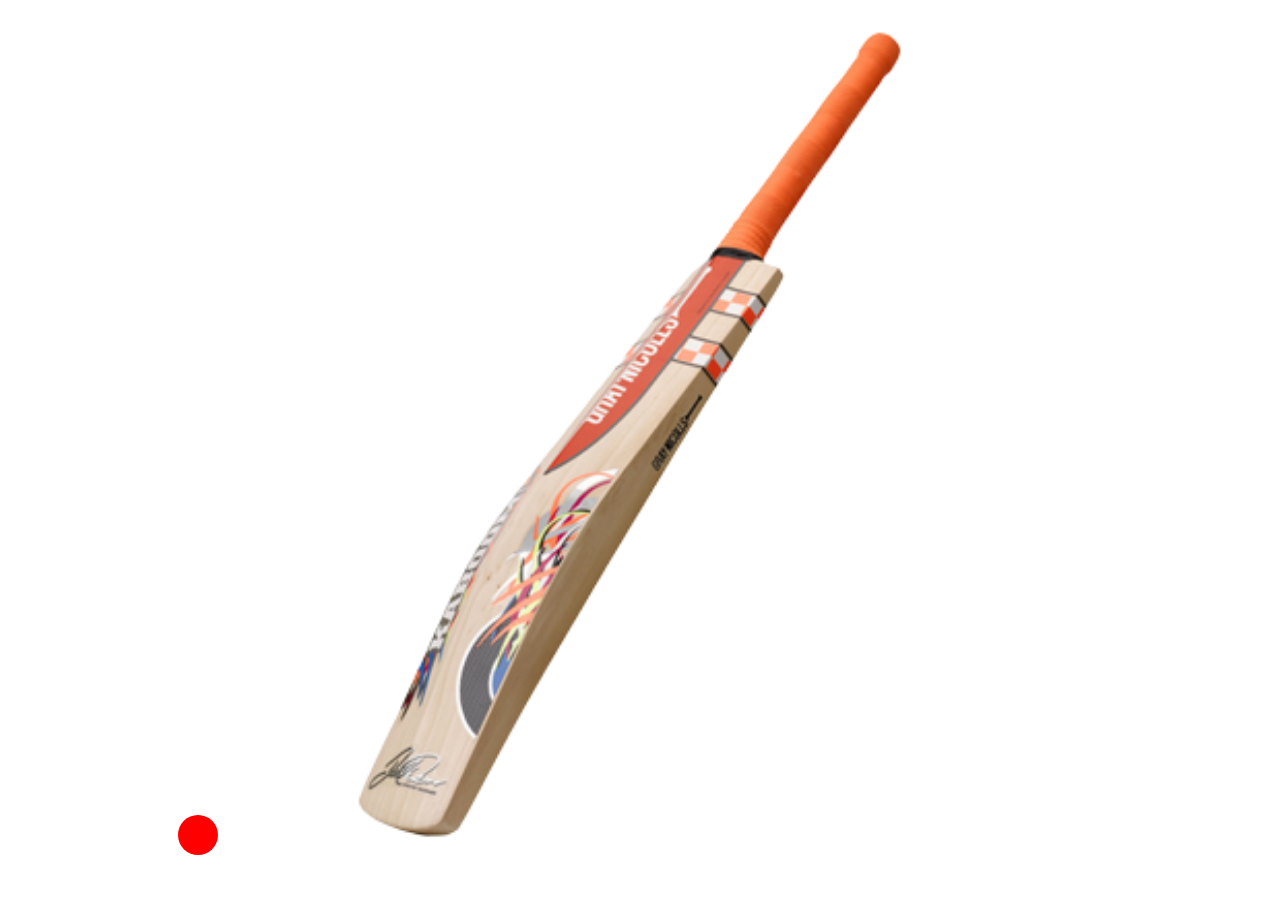
<file: milestone-2/index.html>
<!DOCTYPE html>
<html lang="en">
<head>
    <meta charset="UTF-8">
    <meta http-equiv="X-UA-Compatible" content="IE=edge">
    <meta name="viewport" content="width=device-width, initial-scale=1.0">
    <title>Document</title>
    <style>
        img{
            width: 30%;
        }
        body:hover img{
            transform: rotate(-60deg);
            transform-origin: top right;
           transition: transform 1s;
        }
        .ball{
            height: 40px;
            width: 40px;
            background-color: red;
            border-radius: 50%;
            position: relative;
             left: 170px;
             top: -40px;
             transition: transform 2s ease-out;
        }
   body:hover .ball{
transform: translate(1000px);
   
   }
    
    </style>
</head>
<body>
    <style>
        section img{
            width:100%
        }
    </style>
   <section>
    <img src="./bat-removebg-preview.png" alt="">
   </section>
    <div class="ball"></div>
</body>
</html>
</file>
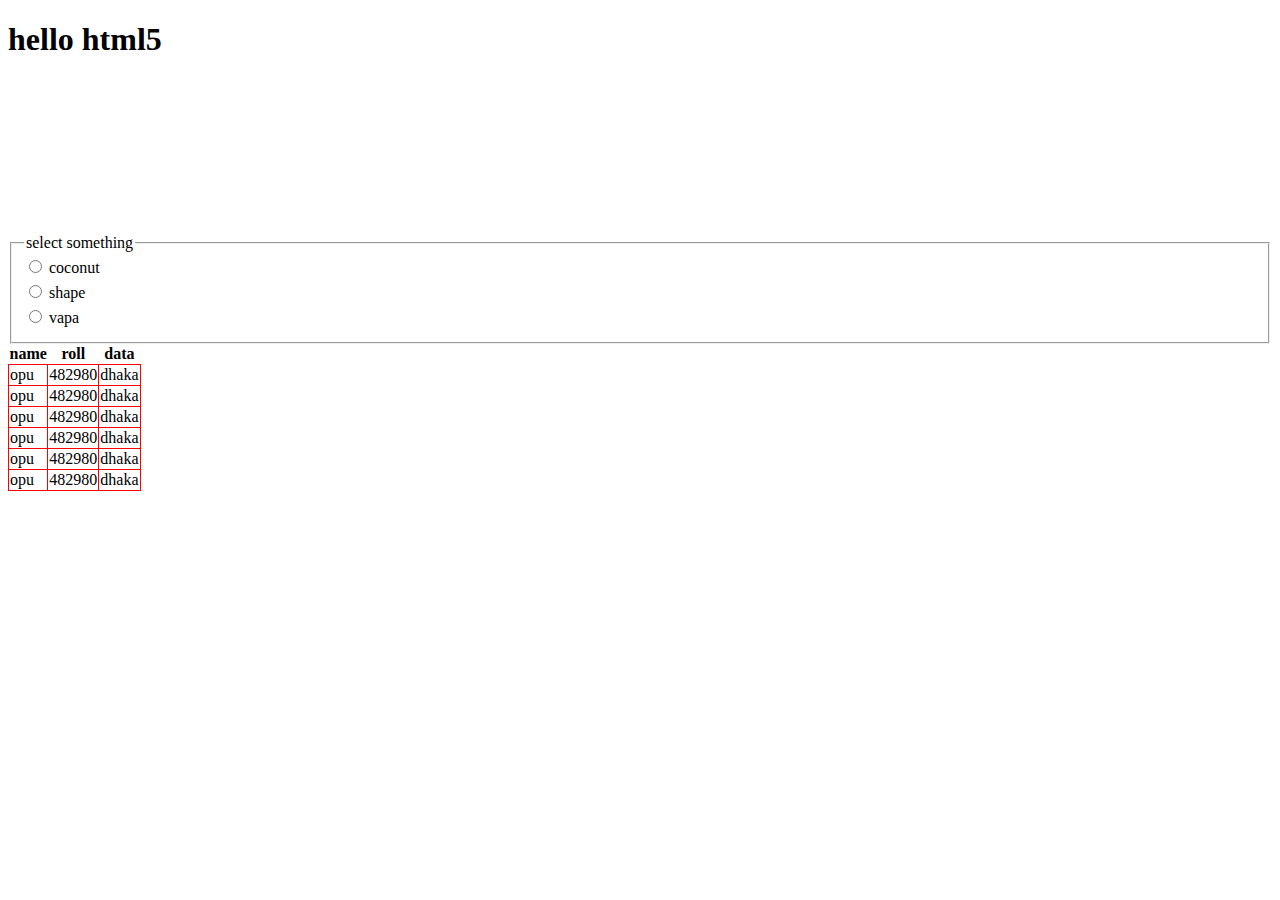
<file: html5.html>
<!DOCTYPE html>
<html lang="en">
<head>
    <meta charset="UTF-8">

    <meta http-equiv="X-UA-Compatible" content="IE=edge">
    <link rel="stylesheet" href="html5.css">
    <meta name="viewport" content="width=device-width, initial-scale=1.0">
    <title>Document</title>
</head>
<body>
    <h1>hello html5 </h1>
    <iframe src="" frameborder="0"></iframe>

    <fieldset>
        <legend>select something</legend>
        <label for="vapa">

            <input type="radio" name="pitha" id="vapa">
          coconut
        </label>
        <label for="vapa">

            <input type="radio" name="pitha" id="vapa">
          shape
        </label>
        <label for="vapa">

            <input type="radio" name="pitha" id="vapa">
            vapa
        </label>
    </fieldset>



    <table>
        <tr>
            <th>name</th>
            <th>roll</th>
            <th>data</th>
        </tr>
        <tr>
            <td>opu</td>
            <td>482980</td>
            <td>dhaka</td>
        </tr>
        <tr>
            <td>opu</td>
            <td>482980</td>
            <td>dhaka</td>
        </tr>
        <tr>
            <td>opu</td>
            <td>482980</td>
            <td>dhaka</td>
        </tr>
        <tr>
            <td>opu</td>
            <td>482980</td>
            <td>dhaka</td>
        </tr>
        <tr>
            <td>opu</td>
            <td>482980</td>
            <td>dhaka</td>
        </tr>
        <tr>
            <td>opu</td>
            <td>482980</td>
            <td>dhaka</td>
        </tr>
    </table>
</body>
</html>
</file>
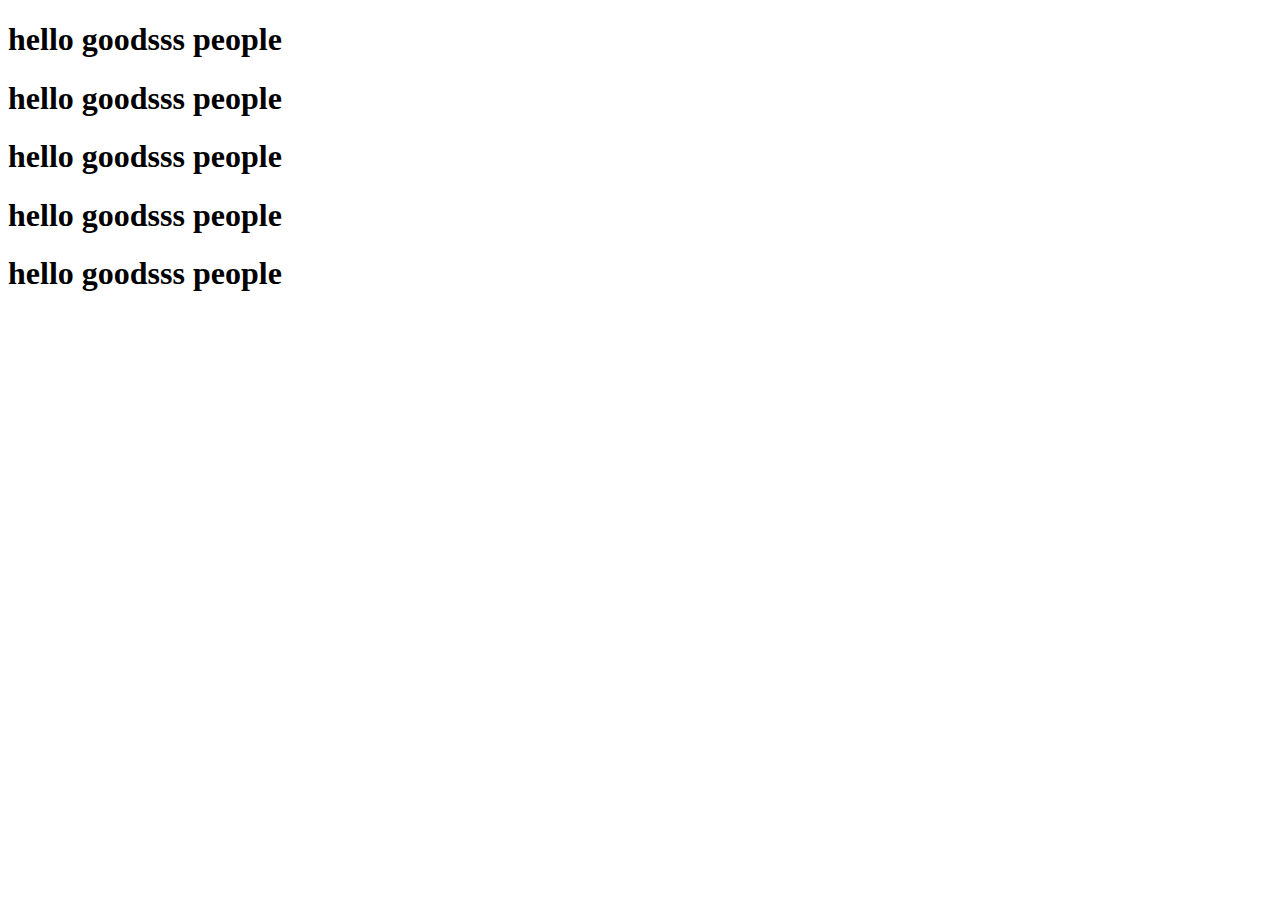
<file: pratice(milestone 1)/basic.html>
<!DOCTYPE html>
<html lang="en">
<head>
    <meta charset="UTF-8">
    <link rel="stylesheet" href="basic.css">
    <meta http-equiv="X-UA-Compatible" content="IE=edge">
    <meta name="viewport" content="width=device-width, initial-scale=1.0">
    <title>Document</title>
</head>
<body>
    <div  class="name">
        <h1>hello goodsss people</h1>
        <h1>hello goodsss people</h1>
        <h1>hello goodsss people</h1>
        <h1>hello goodsss people</h1>
        <h1>hello goodsss people</h1>
    </div>
</body>
</html>
</file>
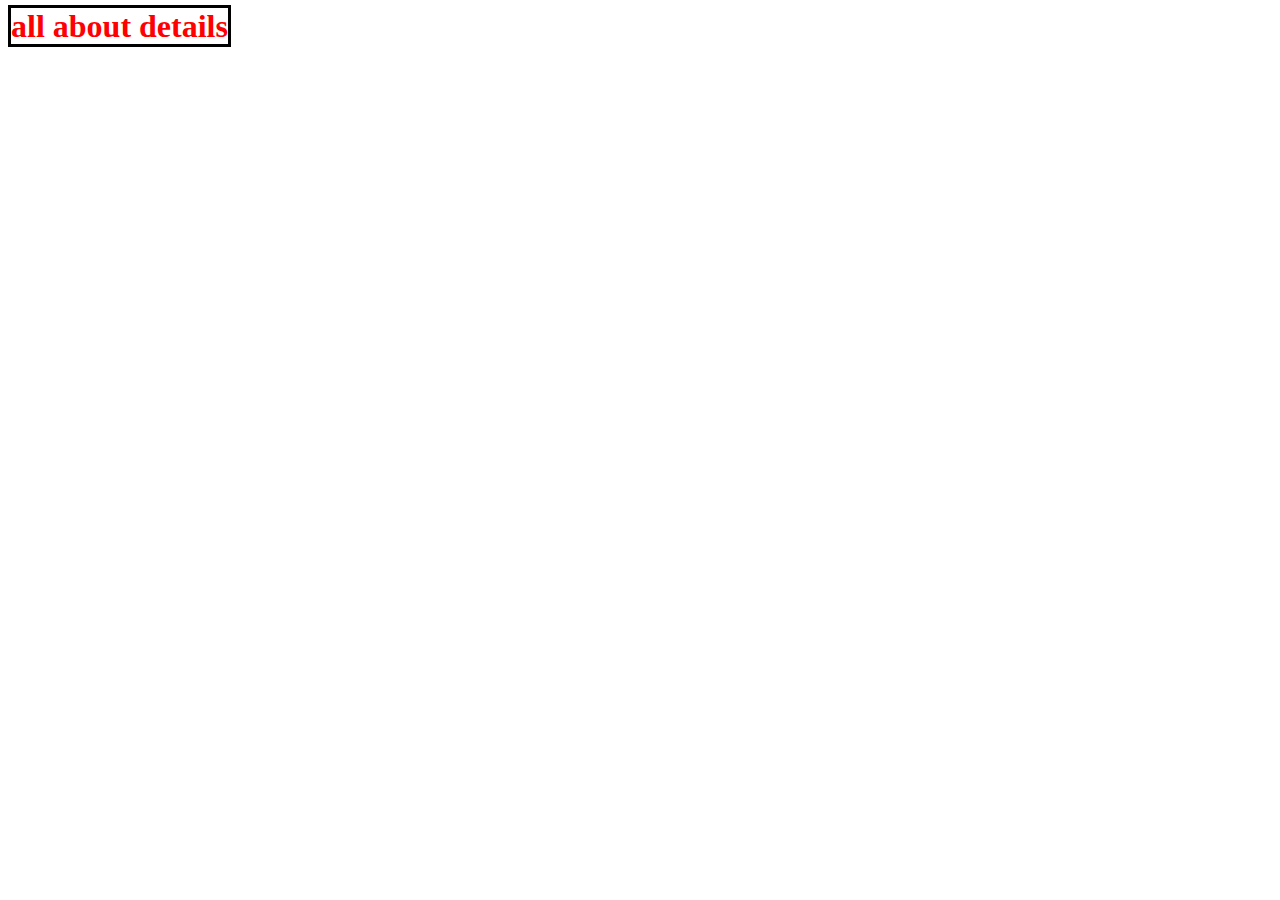
<file: milestone-2/custom/custom.html>
<!DOCTYPE html>
<html lang="en">
<head>
    <meta charset="UTF-8">
    <meta http-equiv="X-UA-Compatible" content="IE=edge">
    <meta name="viewport" content="width=device-width, initial-scale=1.0">
    <title>Document</title>
    <!-- ------------add variable -->
  <style>
      :root{
        --primary-color:red;
        --border:3px solid black;
        --display:inline
    }
    h1{
        color: var(--primary-color);
        border: var(--border);
        display: var(--display);


    }
  </style>
</head>
<body>
    <h1>all about details</h1>
</body>
</html>
</file>
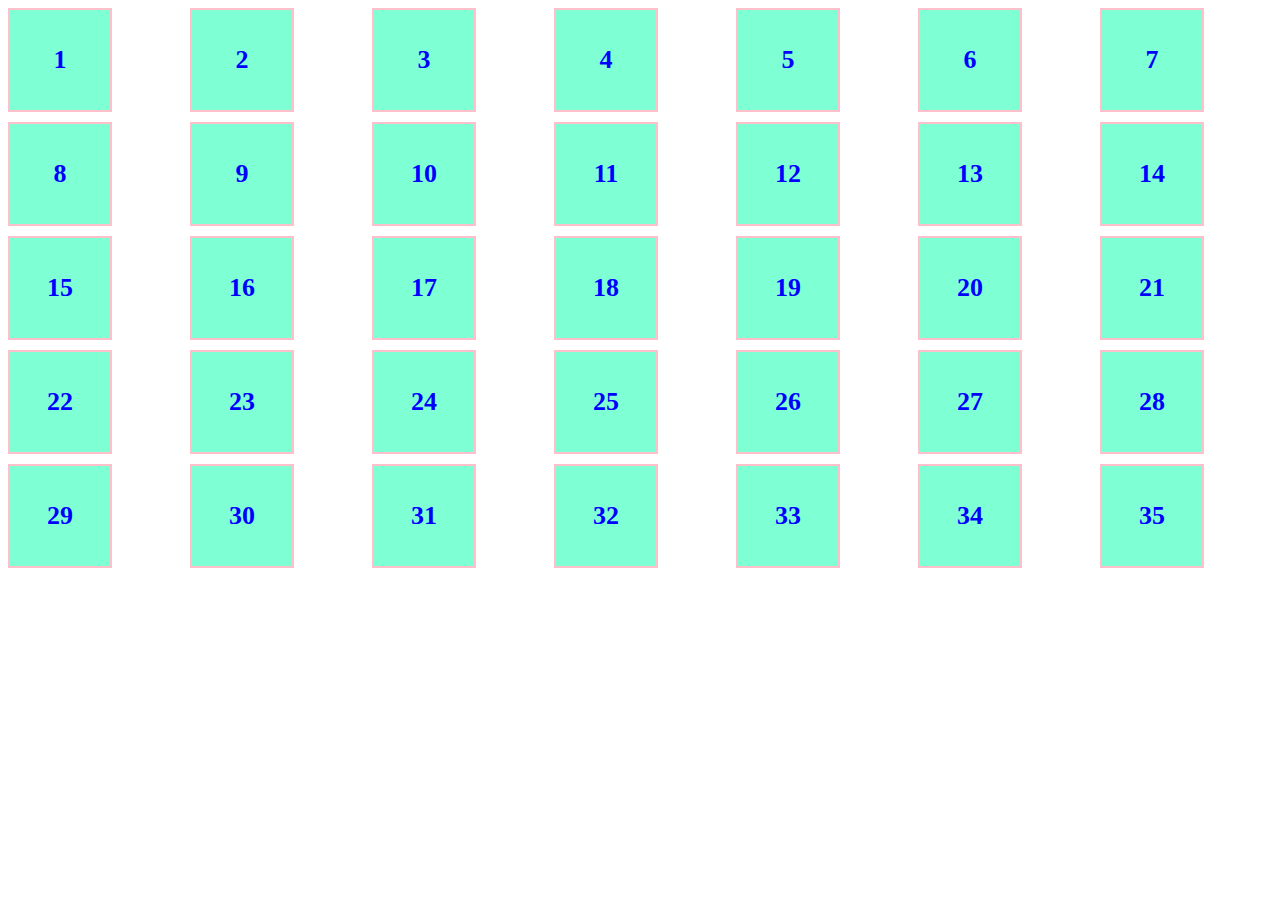
<file: milestone-2/responsive-web/grid.html>
<!DOCTYPE html>
<html lang="en">
<head>
    <meta charset="UTF-8">
    <link rel="stylesheet" href="grid.css">
    <meta http-equiv="X-UA-Compatible" content="IE=edge">
    <meta name="viewport" content="width=device-width, initial-scale=1.0">
    <title>Document</title>
</head>
<style>

</style>
<body>
 <div class="calender">
    <div class="date">1</div>
    <div class="date">2</div>
    <div class="date">3</div>
    <div class="date">4</div>
    <div class="date">5</div>
    <div class="date">6</div>
    <div class="date">7</div>
    <div class="date">8</div>
    <div class="date">9</div>
    <div class="date">10</div>
    <div class="date">11</div>
    <div class="date">12</div>
    <div class="date">13</div>
    <div class="date">14</div>
    <div class="date">15</div>
    <div class="date">16</div>
    <div class="date">17</div>
    <div class="date">18</div>
    <div class="date">19</div>
    <div class="date">20</div>
    <div class="date">21</div>
    <div class="date">22</div>
    <div class="date">23</div>
    <div class="date">24</div>
    <div class="date">25</div>
    <div class="date">26</div>
    <div class="date">27</div>
    <div class="date">28</div>
    <div class="date">29</div>
    <div class="date">30</div>
    <div class="date">31</div>
    <div class="date">32</div>
    <div class="date">33</div>
    <div class="date">34</div>
    <div class="date">35</div>
 </div>
</body>
</html>
</file>
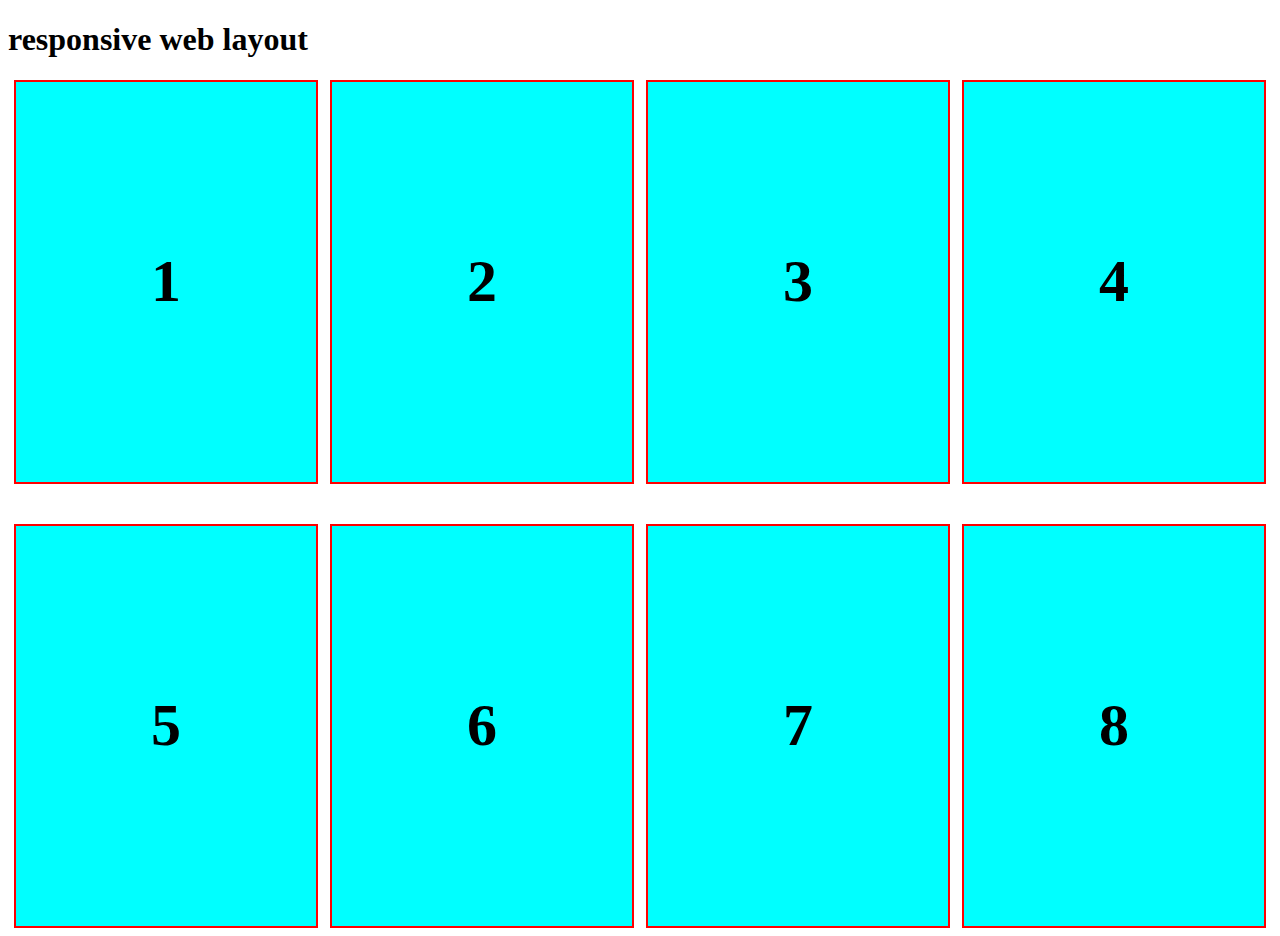
<file: milestone-2/responsive-web/responsive.html>
<!DOCTYPE html>
<html lang="en">
<head>
    <meta charset="UTF-8">
    <meta http-equiv="X-UA-Compatible" content="IE=edge">
    <meta name="viewport" content="width=device-width, initial-scale=1.0">
    <title>Document</title>
    <style>
     
        .box{
            height: 400px;
            width: 300px;
            background-color: aqua;
            border: 2px solid red;
            display: grid;
            justify-content: center;
            align-items: center;
            font-size: 60px;
            font-weight: 700;
            margin: 0 auto;
           
        }
        section{
            display: grid;
            grid-template-columns: repeat(4,1fr);
            grid-row-gap: 40px;
        }
        @media screen and ( max-width:576px ) {
            section{
                /* smallet device */
           
                display: grid;
                grid-template-columns: repeat(1,1fr);
               
            }
            div{
                margin: 0 auto;
            }

            /* medium */
            @media screen and (min-width:577px) and ( max-width:699px) {
                
            }
        }
    </style>
</head>
<body>
    <h1>responsive web layout</h1>
   <section>
    <div class="box">1</div>
    <div class="box">2</div>
    <div class="box">3</div>
    <div class="box">4</div>
    <div class="box">5</div>
    <div class="box">6</div>
    <div class="box">7</div>
    <div class="box">8</div>
   </section>
</body>
</html>
</file>
<file: html5.css>
label{
    display: block;
    margin-bottom: 5px;
}
td{
    border: 1px solid red;
}
table{
    border-collapse: collapse;
}
</file>
<file: pratice(milestone 1)/basic.css>
body{
    /* background-color: aliceblue; */
}
body{
    background-image: url('https://play-lh.googleusercontent.com/ZyWNGIfzUyoajtFcD7NhMksHEZh37f-MkHVGr5Yfefa-IX7yj9SMfI82Z7a2wpdKCA=w240-h480-rw');
    background-repeat: no-repeat;

}
</file>
<file: milestone-2/responsive-web/grid.css>
.calender{
    display: grid;
    grid-template-columns: repeat(7,1fr);
    column-gap: 10px;
    row-gap: 10px;
}
.date{
    display: grid;
    justify-content: center;
    align-items: center;
color: blue;
    border: 2px solid pink;
    font-weight: 800;
    font-size: 26px;
    height: 100px;
    width: 100px;
    background-color: aquamarine;

}
</file>
